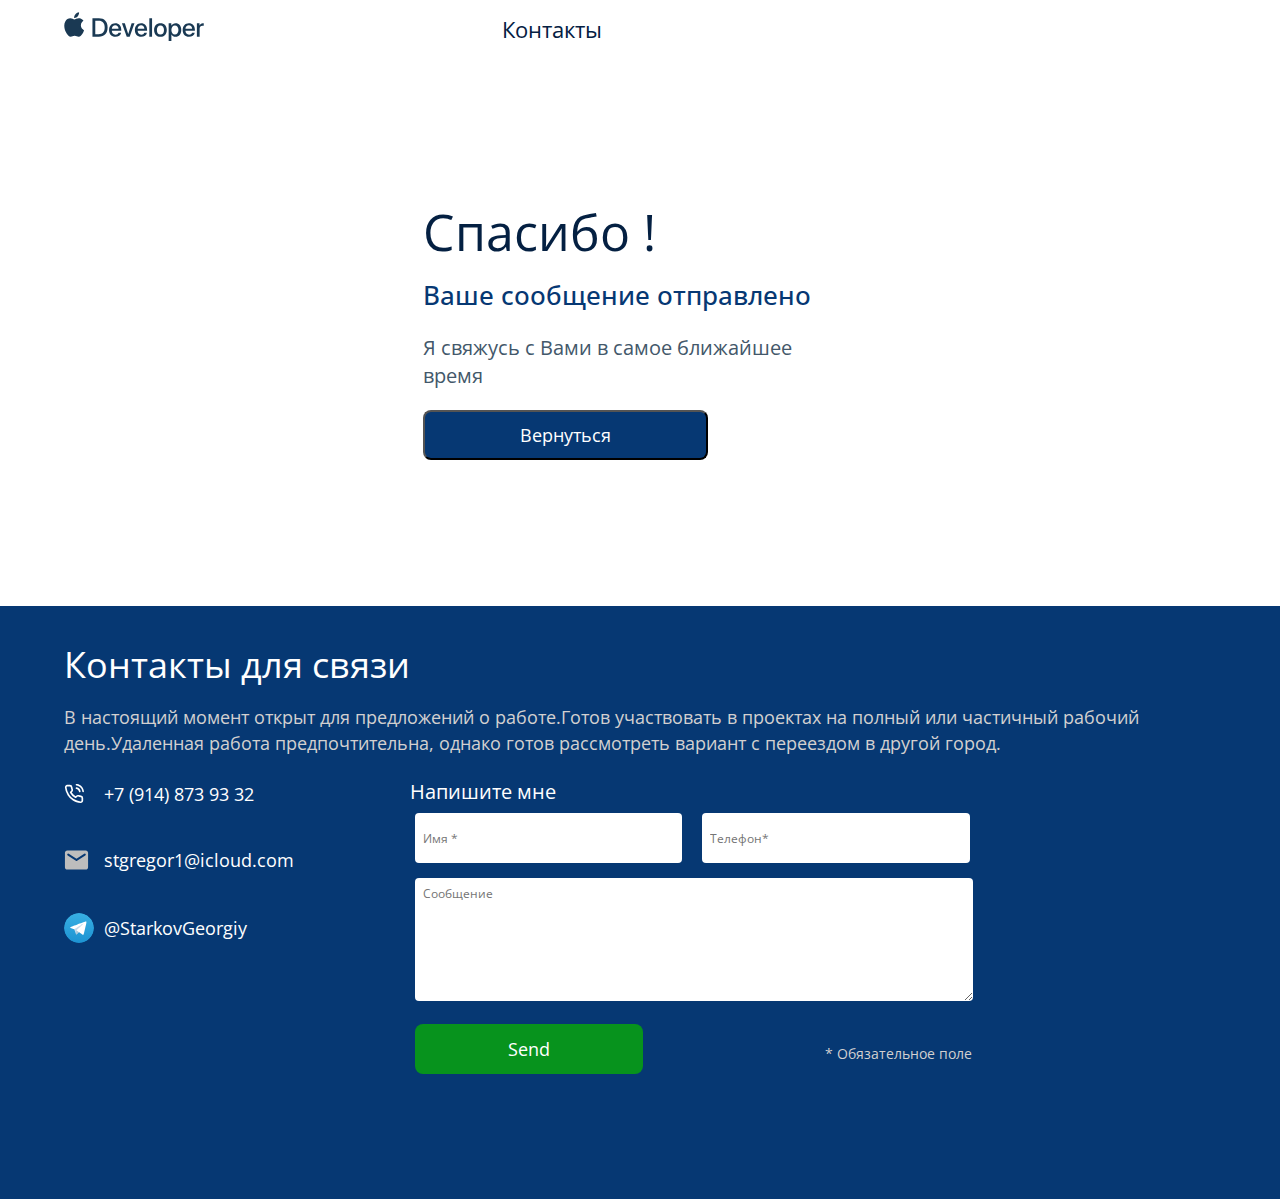
<file: thankyou.html>
<!DOCTYPE html>
<html lang="ru">
  <head>
    <meta charset="UTF-8" />
    <meta name="viewport" content="width=device-width, initial-scale=1.0" />
    <title>Starkov Gregor</title>
    <link rel="preconnect" href="https://fonts.gstatic.com" />
    <link
      href="https://fonts.googleapis.com/css2?family=Open+Sans:wght@400;600;700&display=swap"
      rel="stylesheet"
    />
    <link rel="stylesheet" href="css/swiper-bundle.min.css" />
    <link rel="stylesheet" href="css/style.css" />
    <link rel="shortcut icon" href="favicon.ico" type="image/x-icon" />
    <link rel="icon" href="favicon.ico" type="image/x-icon" />
    <link
      rel="stylesheet"
      href="https://maxcdn.bootstrapcdn.com/font-awesome/4.5.0/css/font-awesome.min.css"
    />
    <link
      href="https://fonts.googleapis.com/css?family=Merriweather:400,900,900i"
      rel="stylesheet"
    />
  </head>
  <body>
    <!-- Back to top button -->
    <a id="button"></a>
    <header id="header" class="header">
      <div class="container container-navbar container-navbar--thankyou">
        <div class="header-navbar">
          <a href="index.html" class="logo">
            <!--<img src="img/logo.svg" alt="Logo: mountains" class="header-logo" />-->
            <svg class="header-logo">
              <use xlink:href="img/icons.svg#apple-developer"></use>
            </svg>
          </a>
          <ul class="header-menu">
            <li class="header-menu__item">
              <a href="#footer" class="header-menu__link">Контакты</a>
            </li>
          </ul>
          <button class="menu-button">
            <span class="menu-button__line"></span>
            <span class="menu-button__line"></span>
            <span class="menu-button__line"></span>
          </button>
          <button class="menu-close hiden">
            <img
              src="img/close.svg"
              alt="Icon: close"
              class="menu-close-image"
            />
          </button>
        </div>
        <!-- /.header-navbar -->
        <div class="navbar-bottom">
          <div class="container-navbar container-navbar__bottom">
            <ul class="navbar-menu navbar-menu__bottom">
              <li class="navbar-menu__item navbar-menu__item--bottom">
                <a
                  href="#footer"
                  class="navbar-menu__link navbar-menu__link--bottom"
                  >Контакты</a
                >
              </li>
            </ul>
            <!-- /.navbar-menu -->
          </div>
          <!-- /.container -->
        </div>
        <!-- /.navbar-bottom -->
      </div>
    </header>
    <section class="main">
      <div class="container container-thankyou">
        <div class="thankyou">
          <div class="thankyou__text-block">
            <h1 class="thankyou-title">Спасибо !</h1>
            <p class="thankyou-subtitle">Ваше сообщение отправлено</p>
            <p class="thankyou-text">
              Я свяжусь с Вами в самое ближайшее время
            </p>
            <button
              class="thankyou-button"
              onclick="location.href='index.html';"
            >
              Вернуться
            </button>
          </div>
          <!-- /.header-main__text-block -->
        </div>
        <!-- /.header-main -->
      </div>
      <!-- /.container -->
    </section>
    <!-- /.main -->

    <section class="footer">
      <div class="container container-footer">
        <div class="footer-wrapper">
          <h2 class="footer-title">Контакты для связи</h2>
          <p class="footer-text">
            В настоящий момент открыт для предложений о работе.Готов участвовать
            в проектах на полный или частичный рабочий день.Удаленная работа
            предпочтительна, однако готов рассмотреть вариант с переездом в
            другой город.
          </p>
          <div class="footer-block">
            <div class="footer-contacts">
              <div class="footer-contacts-phone">
                <a
                  href="tel:89148739332"
                  class="footer-contacts-phone footer-contacts-phone__link"
                >
                  <img
                    src="img/phone-call.svg"
                    alt="Icon: phone-call"
                    class="footer-contacts-phone__link footer-contacts-phone__link--icon"
                  />
                  <span
                    class="footer-contacts-phone__link footer-contacts-phone__link--num"
                    >+7 (914) 873 93 32</span
                  >
                </a>
              </div>
              <!-- /.footer-contacts-phone -->
              <div class="footer-contacts-email">
                <a
                  href="mailto:stgregor1@icloud.com"
                  class="footer-contacts-email footer-contacts-email__link"
                >
                  <img
                    src="img/email.svg"
                    alt="Icon: email"
                    class="footer-contacts-email__link footer-contacts-email__link--icon"
                  />
                  <span
                    class="footer-contacts-email__link footer-contacts-email__link--email"
                    >stgregor1@icloud.com</span
                  >
                </a>
              </div>
              <!-- /.footer-contacts-email -->
              <div class="footer-contacts-telegram">
                <a
                  href="https://telegram.me/@StarkovGeorgiy"
                  class="footer-contacts-telegram footer-contacts-telegram__link"
                  target="_blank"
                >
                  <img
                    src="img/telegram_icon.svg"
                    alt="Icon: telegram"
                    class="footer-contacts-telegram__link footer-contacts-telegram__link--icon"
                  />
                  <span
                    class="footer-contacts-telegram__link footer-contacts-telegram__link--telegram"
                    >@StarkovGeorgiy</span
                  >
                </a>
              </div>
              <!-- /.footer-contacts-telegram -->
            </div>
            <!-- /.footer-contacts -->
            <div class="footer-form">
              <h3 class="footer-subtitle">Напишите мне</h3>
              <form action="send.php" method="POST" class="form footer__form">
                <div class="footer__input-group">
                  <input
                    type="text"
                    class="input footer__input"
                    placeholder="Имя *"
                    name="name"
                    required
                    minlength="2"
                  />
                </div>
                <!-- /.footer__input-group -->
                <div class="footer__input-group footer__input-group--phone">
                  <input
                    id="target"
                    type="tel"
                    class="input footer__input phoneInput"
                    placeholder="Телефон*"
                    name="phone"
                  />
                </div>
                <!-- /.footer__input-group -->
                <textarea
                  cols="30"
                  rows="10"
                  class="message footer__message"
                  placeholder="Сообщение"
                  name="message"
                ></textarea>
                <button class="button footer__button" type="submit">
                  Send
                </button>
                <span class="footer__info">* Обязательное поле</span>
              </form>
            </div>
            <!-- /.footer-form -->
          </div>
          <!-- /.footer-contacts-block -->
        </div>
      </div>
    </section>
    <!-- /.footer -->
    <script src="js/jquery-3.5.1.min.js"></script>
    <script src="js/bgscroll.js"></script>
    <script src="js/swiper-bundle.min.js"></script>
    <script src="js/jquery.validate.min.js"></script>
    <script src="js/jquery.mask.min.js"></script>
    <script src="js/main.js"></script>
  </body>
</html>
</file>
<file: css/style.css>
*{box-sizing:border-box}body{font-family:'Open Sans', sans-serif;background-color:#fff}.container{width:1408px}.container-main{width:90%;min-height:670px;margin:0 auto}.container-thankyou{width:90%;min-height:470px;margin:auto;display:flex;flex-direction:column;justify-content:flex-start}.container-navbar{max-width:90%;min-height:100px;display:flex;align-items:center;margin:0 auto 36px auto}.container-navbar--thankyou{height:100px}.container-navbar__bottom{display:none;height:100%;width:100%;padding-top:0;background-color:#063873}.container-skills{width:90%;min-height:470px;display:flex;flex-direction:column;justify-content:flex-start;align-items:flex-start;margin:0 auto;padding:70px 0}.container-skills::before{content:'';position:absolute;top:0;left:0;right:0;bottom:0;width:100%;height:100%;background-color:rgba(10,34,61,0.8);z-index:0}.container-training{width:90%;min-height:688px;display:flex;flex-direction:row;justify-content:flex-start;align-items:flex-start;margin:0 auto;padding:40px 0}.container-works{width:90%;min-height:380px;display:flex;flex-direction:column;justify-content:flex-start;align-items:flex-start;margin:0 auto;padding:40px 0}.container-works::before{content:'';position:absolute;top:0;left:0;right:0;bottom:0;width:100%;height:100%;background-color:rgba(10,34,61,0.8);z-index:0}.container-portfolio{width:90%;min-height:988px;display:flex;flex-direction:column;justify-content:flex-start;align-items:flex-start;margin:0 auto;padding:40px 0}.container-footer{width:90%;min-height:400px;display:flex;flex-direction:column;justify-content:flex-start;align-items:flex-start;margin:0 auto;padding:40px 0}.hiden{display:none !important}#button{display:inline-block;background-color:#FAAD13;width:50px;height:50px;text-align:center;border-radius:4px;position:fixed;bottom:30px;right:10%;transition:background-color .3s, opacity .5s, visibility .5s;opacity:0;visibility:hidden;z-index:1000}#button::after{content:"\f077";font-family:FontAwesome;font-weight:normal;font-style:normal;font-size:2em;line-height:50px;color:#fff}#button:hover{cursor:pointer;background-color:#333}#button:active{background-color:#555}#button.show{opacity:1;visibility:visible}.form{display:flex;align-items:center;justify-content:space-between;flex-wrap:wrap;padding:10px 1px 0 5px;margin-bottom:75px}.input{background-color:#fff;border-radius:4px;border:none;padding:0 8px;height:50px}.message{width:43%;background-color:#fff;border-radius:4px;padding:8px;border:none}.invalid{color:red;border-bottom:1px solid red}label.invalid{position:absolute;bottom:-12px;font-size:12px;line-height:12px;border-bottom:none}/*! normalize.css v8.0.1 | MIT License | github.com/necolas/normalize.css */html{line-height:1.15;-webkit-text-size-adjust:100%}body{margin:0}main{display:block}h1{font-size:2em;margin:0.67em 0}hr{box-sizing:content-box;height:0;overflow:visible}pre{font-family:monospace, monospace;font-size:1em}a{background-color:transparent}abbr[title]{border-bottom:none;text-decoration:underline;text-decoration:underline dotted}b,strong{font-weight:bolder}code,kbd,samp{font-family:monospace, monospace;font-size:1em}small{font-size:80%}sub,sup{font-size:75%;line-height:0;position:relative;vertical-align:baseline}sub{bottom:-0.25em}sup{top:-0.5em}img{border-style:none}button,input,optgroup,select,textarea{font-family:inherit;font-size:100%;line-height:1.15;margin:0}button,input{overflow:visible}button,select{text-transform:none}button,[type="button"],[type="reset"],[type="submit"]{-webkit-appearance:button}button::-moz-focus-inner,[type="button"]::-moz-focus-inner,[type="reset"]::-moz-focus-inner,[type="submit"]::-moz-focus-inner{border-style:none;padding:0}button:-moz-focusring,[type="button"]:-moz-focusring,[type="reset"]:-moz-focusring,[type="submit"]:-moz-focusring{outline:1px dotted ButtonText}fieldset{padding:0.35em 0.75em 0.625em}legend{box-sizing:border-box;color:inherit;display:table;max-width:100%;padding:0;white-space:normal}progress{vertical-align:baseline}textarea{overflow:auto}[type="checkbox"],[type="radio"]{box-sizing:border-box;padding:0}[type="number"]::-webkit-inner-spin-button,[type="number"]::-webkit-outer-spin-button{height:auto}[type="search"]{-webkit-appearance:textfield;outline-offset:-2px}[type="search"]::-webkit-search-decoration{-webkit-appearance:none}::-webkit-file-upload-button{-webkit-appearance:button;font:inherit}details{display:block}summary{display:list-item}template{display:none}[hidden]{display:none}.header-thankyou{height:100px}.header-logo{width:140px;height:40px;filter:brightness(0) saturate(100%) invert(19%) sepia(8%) saturate(3867%) hue-rotate(165deg) brightness(95%) contrast(93%)}.header-navbar{width:100%;min-height:80px;display:flex;justify-content:space-between;margin:0 0 42px 0;padding:0;align-items:center}.header-menu{width:65%;list-style-type:none;display:flex;justify-content:space-between;padding:0;margin:0;text-align:center}.header-menu__item{width:170px;min-height:44px;font-family:Open Sans, sans-serif;font-style:normal;font-weight:normal;font-size:22px;line-height:35px;display:flex;justify-content:center;align-items:center;text-align:center;cursor:pointer;color:#042042}.header-menu__item:hover{text-shadow:1px 1px 2px #FAFDFF,0 0 1em #43586A}.header-menu__link{color:#042042;text-decoration:none}.header-main{display:flex}.header-main__text-block{width:764px;min-height:465px;display:flex;flex-wrap:wrap;margin:0 80px 0 0;padding:0;align-items:flex-start;flex-direction:column;justify-content:center}.header-main__text-block--upper,.header-main__text-block--lower{display:none}.header-main-title{font-style:normal;font-weight:normal;font-size:50px;line-height:38px;color:#042042;margin:0 0 25px 0}.header-main-subtitle{font-style:normal;font-weight:500;font-size:26px;line-height:38px;color:#063873;margin:0}.header-main-text{font-style:normal;font-weight:normal;font-size:20px;line-height:28px;color:#43586A}.header-main-button{width:285px;min-height:50px;background-color:#063873;color:#ffffff;border-radius:8px;font-style:normal;font-weight:normal;font-size:18px;line-height:20px;display:flex;align-items:center;text-align:center;justify-content:center;outline:none;cursor:pointer}.header-main-button:hover{background-color:#3982c6}.header-main__photo{width:273px;height:465px;border-radius:8px}.navbar-top{min-width:100%;display:flex;justify-content:space-between;align-items:center}.navbar-menu{display:flex;align-items:center;justify-content:space-between;flex-direction:column;margin-top:15px}.navbar-menu__top{display:flex;flex-direction:row}.navbar-menu__bottom{margin:0;padding:0;min-width:60%}.navbar-menu__main{display:flex;list-style-type:none;align-items:center;justify-content:space-between;margin:0 13px 0 0;padding:0}.navbar-menu__item{margin-right:40px;max-width:fit-content;list-style-type:none}.navbar-menu__item--bottom{margin:0 0 26px 0}.navbar-menu__link{font-family:Open Sans;font-style:normal;font-weight:600;font-size:16px;line-height:22px;color:#063873;text-decoration:none;margin-right:40px;color:#fff}.navbar-menu__link--bottom{margin:0;padding:0}.navbar-exit{font-family:Open Sans;font-style:normal;font-weight:bold;font-size:16px;line-height:22px;color:#1565D8;border:2px solid #1565D8;padding:11px 20px;border-radius:8px;text-decoration:none;background:inherit;cursor:pointer;outline:none}.navbar-exit:hover{outline:none;color:#FAAD13;border:2px solid #FAAD13}.navbar-bottom{display:none}.navbar-bottom--visible{display:block;height:92%;position:fixed;top:71px;left:0;right:0;bottom:0;overflow:hidden}.menu-button{display:none}.menu-button__line{width:16px;height:1px;background-color:#333}.menu-close{display:none}.menu-close-image{filter:brightness(0) saturate(100%) invert(19%) sepia(8%) saturate(3867%) hue-rotate(165deg) brightness(95%) contrast(93%)}.thankyou{height:350px;margin:0 auto}.thankyou__text-block{width:90%;min-height:400px;display:flex;flex-wrap:wrap;margin:0;padding:0;align-items:flex-start;flex-direction:column;justify-content:center}.thankyou__text-block--upper,.thankyou__text-block--lower{display:none}.thankyou__text-block--thankyou{height:350px;margin:0 auto}.thankyou-title{font-style:normal;font-weight:normal;font-size:50px;line-height:38px;color:#042042;margin:0 0 25px 0}.thankyou-subtitle{font-style:normal;font-weight:500;font-size:26px;line-height:38px;color:#063873;margin:0}.thankyou-text{font-style:normal;font-weight:normal;font-size:20px;line-height:28px;color:#43586A}.thankyou-button{width:285px;min-height:50px;background-color:#063873;color:#ffffff;border-radius:8px;font-style:normal;font-weight:normal;font-size:18px;line-height:20px;display:flex;align-items:center;text-align:center;justify-content:center;outline:none;cursor:pointer}.thankyou-button:hover{background-color:#3982c6}.lang-block{width:5%;display:flex;justify-content:space-between}.lang-block-bottom{display:none}.lang-select{width:30px;height:30px}.lang-select-image{border-radius:50%;-webkit-transform:scale(0.9);-moz-transform:scale(0.9);-o-transform:scale(0.9);-webkit-transition-duration:0.5s;-moz-transition-duration:0.5s;-o-transition-duration:0.5s;opacity:0.7}.lang-select-image:hover{-webkit-transform:scale(1);-moz-transform:scale(1);-o-transform:scale(1);box-shadow:0px 0px 30px gray;-webkit-box-shadow:0px 0px 30px gray;-moz-box-shadow:0px 0px 30px gray;opacity:1}.lang-select-image:visited{-webkit-transform:scale(1);-moz-transform:scale(1);-o-transform:scale(1);opacity:1}.lang-select-image--pressed{-webkit-transform:scale(0.8);-moz-transform:scale(0.8);-o-transform:scale(0.8);box-shadow:none;-webkit-box-shadow:none;-moz-box-shadow:none;opacity:1}.skills{background-image:url("../img/background-1.jpg");background-repeat:no-repeat;background-size:cover;background-position:center;position:relative;z-index:1}.skills-wrapper{width:764px}.skills-title{font-style:normal;font-weight:normal;font-size:36px;line-height:38px;color:#FFFFFF;padding:0;margin:0 0 20px 0;z-index:100;position:relative}.skills-subtitle{font-style:normal;font-weight:normal;font-size:20px;line-height:22px;color:#FFFFFF;padding:0;margin:0 0 5px 0;z-index:100;position:relative}.skills-text{font-style:normal;font-weight:normal;font-size:18px;line-height:26px;color:#D2D0D0;padding:0;margin:0 0 15px 0;z-index:100;position:relative}.training-wrapper{flex-basis:55%;display:flex;flex-direction:column;align-items:flex-start}.training-title{font-style:normal;font-weight:normal;font-size:36px;line-height:38px;color:#042042;padding:0;margin:0 0 20px 0}.training-subtitle{font-style:normal;font-weight:normal;font-size:22px;line-height:22px;color:#063873;padding:0;margin:0 0 10px 0}.training-text{font-style:normal;font-weight:normal;font-size:18px;line-height:26px;color:#43586A;padding:0;margin:0 0 15px 0}.training-certificates{width:1000px;min-height:220px;padding:0;margin:0}.training-certificates-block{min-height:inherit;display:flex;flex-basis:35%;flex-direction:column;align-items:center;justify-content:flex-start}.training-certificate{width:50%;height:auto;padding:0;margin:0;cursor:pointer;-webkit-transform:scale(0.9);-moz-transform:scale(0.9);-o-transform:scale(0.9);-webkit-transition-duration:0.5s;-moz-transition-duration:0.5s;-o-transition-duration:0.5s;opacity:0.7}.training-certificate:hover{-webkit-transform:scale(1);-moz-transform:scale(1);-o-transform:scale(1);box-shadow:0px 0px 30px gray;-webkit-box-shadow:0px 0px 30px gray;-moz-box-shadow:0px 0px 30px gray;opacity:1}.training-certificate__modal{width:100%;height:auto;top:0;bottom:0;right:0;left:0;padding:0;margin:0;object-fit:contain;transform:none;opacity:1;box-shadow:none}.training-slider{height:140px;display:flex;flex-direction:row;justify-content:center;align-items:center}.swiper-container{width:100%;margin:0}.swiper-pagination{bottom:0;cursor:pointer}.swiper-pagination-bullets{width:47px;display:flex;justify-content:space-between}.swiper-pagination-bullet{width:5px;height:5px;background-color:#43586A}.swiper-pagination-bullet-active{background-color:#063873}.swiper-slide{display:flex;justify-content:center;min-width:100%;height:auto}.certificates-buttons{display:none}.certificates-buttons-block{width:80%;display:flex;justify-content:space-between}.certificates-buttons__image--left,.certificates-buttons__image--right{width:40px;height:40px;filter:brightness(0) saturate(100%) invert(19%) sepia(8%) saturate(3867%) hue-rotate(165deg) brightness(95%) contrast(93%);outline:none}.certificates-buttons__right,.certificates-buttons__left{display:flex;text-decoration:none}.certificates-buttons__right:focus,.certificates-buttons__left:focus{outline:none;border:none}.certificates-slider{width:662px;height:475px;position:absolute;margin:0 auto;margin-right:auto;display:flex}.certificates-slide{width:200px;min-height:auto}.works{background-image:url("../img/background-2.jpg");background-repeat:no-repeat;background-size:cover;background-position:center;position:relative;z-index:1}.works-wrapper{width:764px}.works-title{font-style:normal;font-weight:normal;font-size:36px;line-height:38px;color:#FFFFFF;padding:0;margin:0 0 20px 0;z-index:100;position:relative}.works-subtitle{font-style:normal;font-weight:normal;font-size:20px;line-height:22px;color:#FFFFFF;padding:0;margin:0 0 5px 0;z-index:100;position:relative}.works-text{font-style:normal;font-weight:normal;font-size:18px;line-height:26px;color:#D2D0D0;padding:0;margin:0 0 15px 0;z-index:100;position:relative}.portfolio-header{display:flex}.portfolio-header-menu{list-style-type:none;display:flex;margin:10px 0;padding:0}.portfolio-header-menu__item{text-align:center;display:block;width:200px;text-decoration:none;font-style:normal;font-weight:normal;font-size:20px;line-height:22px;color:#063873;padding:10px;margin:0;cursor:pointer;opacity:0.8}.portfolio-header-menu__item--active{font-size:22px;opacity:1;font-weight:700;border-bottom:1px solid #43586A}.portfolio-wrapper{width:100%;display:flex;flex-direction:column}.portfolio-title{font-style:normal;font-weight:normal;font-size:36px;line-height:38px;color:#042042;padding:0;margin:0 0 20px 0}.portfolio-subtitle{font-style:normal;font-weight:normal;font-size:22px;line-height:22px;color:#063873;padding:0;margin:0 0 10px 0}.portfolio-text{font-style:normal;font-weight:normal;font-size:18px;line-height:26px;color:#43586A;padding:0;margin:0 0 15px 0}.portfolio-certificates{width:1000px;min-height:220px;padding:0;margin:0}.portfolio-certificate{width:300px;min-height:220px;padding:0;margin:0;cursor:pointer}.portfolio-slider{width:470px;height:475px;position:absolute;margin:0 auto;margin-right:auto;margin-right:auto;display:flex}.portfolio-slide{width:100%;height:100%;position:relative;border-radius:8px;overflow:hidden}.portfolio-slata{display:flex;flex-direction:column;flex-basis:55%;justify-content:flex-start;align-items:flex-start}.portfolio-slata__link{margin:0;padding:0;text-decoration:none;font-style:normal;font-weight:normal;font-size:18px;line-height:26px;color:#43586A;padding:0;margin:0 0 15px 0}.portfolio-slata__link:hover{text-decoration:underline}.portfolio-slata-header{margin-bottom:20px}.portfolio-weather{display:flex;flex-direction:column;flex-basis:55%;justify-content:flex-start;align-items:flex-start}.portfolio-weather__link{margin:0;padding:0;text-decoration:none;font-style:normal;font-weight:normal;font-size:18px;line-height:26px;color:#43586A;padding:0;margin:0 0 15px 0}.portfolio-weather__link:hover{text-decoration:underline}.portfolio-weather-header{margin-bottom:20px}.portfolio-backpack{display:flex;flex-direction:column;flex-basis:55%;justify-content:flex-start;align-items:flex-start}.portfolio-backpack__link{margin:0;padding:0;text-decoration:none;font-style:normal;font-weight:normal;font-size:18px;line-height:26px;color:#43586A;padding:0;margin:0 0 15px 0}.portfolio-backpack__link:hover{text-decoration:underline}.portfolio-backpack-header{margin-bottom:20px}.portfolio-buttons-block{width:80%;display:flex;justify-content:space-between}.portfolio-buttons__image--left,.portfolio-buttons__image--right{width:40px;height:40px;filter:brightness(0) saturate(100%) invert(19%) sepia(8%) saturate(3867%) hue-rotate(165deg) brightness(95%) contrast(93%);outline:none}.portfolio-buttons__right,.portfolio-buttons__left{display:flex;text-decoration:none}.portfolio-buttons__right:focus,.portfolio-buttons__left:focus{outline:none;border:none}.portfolio-screen{width:130px;height:auto;margin-bottom:10px;cursor:pointer;-webkit-transform:scale(0.9);-moz-transform:scale(0.9);-o-transform:scale(0.9);-webkit-transition-duration:0.5s;-moz-transition-duration:0.5s;-o-transition-duration:0.5s;opacity:0.7}.portfolio-screen:hover{-webkit-transform:scale(1);-moz-transform:scale(1);-o-transform:scale(1);box-shadow:0px 0px 30px gray;-webkit-box-shadow:0px 0px 30px gray;-moz-box-shadow:0px 0px 30px gray;opacity:1}.portfolio-screen-modal{width:100%;object-fit:contain}.portfolio-screen__modal{height:100%;width:auto;position:absolute;top:0;bottom:0;right:0;left:0;padding:0;margin:0}.portfolio-screenshots{min-height:inherit;display:flex;flex-basis:40%;justify-content:center;align-items:center;margin-bottom:15px}.portfolio-screenshots__left,.portfolio-screenshots__right{display:flex;flex-direction:row;flex-basis:45%;align-items:center}.portfolio-cards{display:none}.portfolio-cards--visible{display:flex}.weather-slider{width:470px;height:475px;position:absolute;margin:0 auto;margin-right:auto;margin-right:auto;display:flex}.weather-buttons-block{width:80%;display:flex;justify-content:space-between}.weather-buttons__image--left,.weather-buttons__image--right{width:40px;height:40px;filter:brightness(0) saturate(100%) invert(19%) sepia(8%) saturate(3867%) hue-rotate(165deg) brightness(95%) contrast(93%);outline:none}.weather-buttons__right,.weather-buttons__left{display:flex;text-decoration:none}.weather-buttons__right:focus,.weather-buttons__left:focus{outline:none;border:none}.weather-screen{width:130px;height:auto;margin-bottom:10px;cursor:pointer;-webkit-transform:scale(0.9);-moz-transform:scale(0.9);-o-transform:scale(0.9);-webkit-transition-duration:0.5s;-moz-transition-duration:0.5s;-o-transition-duration:0.5s;opacity:0.7}.weather-screen:hover{-webkit-transform:scale(1);-moz-transform:scale(1);-o-transform:scale(1);box-shadow:0px 0px 30px gray;-webkit-box-shadow:0px 0px 30px gray;-moz-box-shadow:0px 0px 30px gray;opacity:1}.weather-screen-modal{width:100%;object-fit:contain}.weather-screen__modal{height:100%;width:auto;position:absolute;top:0;bottom:0;right:0;left:0;padding:0;margin:0}.backpack-slider{width:470px;height:475px;position:absolute;margin:0 auto;margin-right:auto;margin-right:auto;display:flex}.backpack-buttons-block{width:80%;display:flex;justify-content:space-between}.backpack-buttons__image--left,.backpack-buttons__image--right{width:40px;height:40px;filter:brightness(0) saturate(100%) invert(19%) sepia(8%) saturate(3867%) hue-rotate(165deg) brightness(95%) contrast(93%);outline:none}.backpack-buttons__right,.backpack-buttons__left{display:flex;text-decoration:none}.backpack-buttons__right:focus,.backpack-buttons__left:focus{outline:none;border:none}.backpack-screen{width:130px;height:auto;margin-bottom:10px;cursor:pointer;-webkit-transform:scale(0.9);-moz-transform:scale(0.9);-o-transform:scale(0.9);-webkit-transition-duration:0.5s;-moz-transition-duration:0.5s;-o-transition-duration:0.5s;opacity:0.7}.backpack-screen:hover{-webkit-transform:scale(1);-moz-transform:scale(1);-o-transform:scale(1);box-shadow:0px 0px 30px gray;-webkit-box-shadow:0px 0px 30px gray;-moz-box-shadow:0px 0px 30px gray;opacity:1}.backpack-screen-modal{width:100%;object-fit:contain}.backpack-screen__modal{height:100%;width:auto;position:absolute;top:0;bottom:0;right:0;left:0;padding:0;margin:0}.footer{background:#063873;position:relative;z-index:1}.footer-wrapper{width:100%}.footer-title{font-style:normal;font-weight:normal;font-size:36px;line-height:38px;color:#FFFFFF;padding:0;margin:0 0 20px 0;z-index:100;position:relative}.footer-subtitle{font-style:normal;font-weight:normal;font-size:20px;line-height:22px;color:#FFFFFF;padding:0;margin:0 0 0px 0;z-index:100;position:relative}.footer-text{font-style:normal;font-weight:normal;font-size:18px;line-height:26px;color:#D2D0D0;padding:0;margin:0 0 25px 0;z-index:100;position:relative}.footer__info{font-style:normal;font-weight:normal;font-size:14px;line-height:26px;color:#D2D0D0;padding:0;margin:0 13px}.footer-block{display:flex;flex-direction:row;justify-content:start;align-items:flex-start}.footer-contacts{min-height:162px;display:flex;flex-direction:column;flex-basis:30%;justify-content:space-between}.footer-contacts-phone{display:flex;flex-direction:row;justify-content:start;align-items:center;text-decoration:none;font-style:normal;font-weight:normal;font-size:18px;line-height:26px;color:#FFFFFF;padding:0;margin:0 0 10px 0;z-index:100;position:relative}.footer-contacts-phone__link--icon{width:20px;height:20px;margin:0 20px 0 0}.footer-contacts-email{display:flex;flex-direction:row;justify-content:start;align-items:center;text-decoration:none;font-style:normal;font-weight:normal;font-size:18px;line-height:26px;color:#FFFFFF;padding:0;margin:0 0 10px 0;z-index:100;position:relative}.footer-contacts-email__link--icon{width:25px;height:20px;margin:0 15px 0 0}.footer-contacts-telegram{display:flex;flex-direction:row;justify-content:start;align-items:center;text-decoration:none;font-style:normal;font-weight:normal;font-size:18px;line-height:26px;color:#FFFFFF;padding:0;margin:0;z-index:100;position:relative}.footer-contacts-telegram__link--icon{width:30px;height:30px;margin:0 10px 0 0}.footer__title{font-style:normal;font-weight:bold;font-size:18px;line-height:23px;margin:0 43px 16px 0;text-transform:uppercase}.footer-form{height:100%;display:flex;flex-basis:50%;flex-direction:column;flex-wrap:wrap}.footer__input{width:100%;font-style:normal;font-weight:normal;font-size:12px;line-height:15px;color:#063873}.footer__input:active{outline:none}.footer__input:focus{outline:none}.footer__input-group{flex-basis:47%;position:relative;display:flex;margin-bottom:15px}.footer__input-group--phone{display:flex;align-items:flex-end;margin-right:15px}.footer__message{flex-basis:98%;max-height:123px;margin-bottom:23px;font-style:normal;font-weight:normal;font-size:12px;line-height:15px;color:#063873}.footer__button{width:40%;min-height:50px;background-color:#07931D;color:#ffffff;border-radius:8px;font-style:normal;font-weight:normal;font-size:18px;line-height:20px;display:flex;align-items:center;text-align:center;justify-content:center;outline:none;border:none;cursor:pointer;margin-bottom:10px}.footer__button:hover{background-color:#35B048}.phone__icone{width:20px;height:20px;margin:0 20px 0 0}.email__icone{width:25px;height:20px;margin:0 15px 0 0}.telegram__icone{width:30px;height:30px;margin:0 10px 0 0}.modal-certificate__overlay{position:fixed;top:0;left:0;bottom:0;right:0;background-color:rgba(0,143,223,0.39);z-index:100;visibility:hidden;opacity:0;transition:opacity 0.2s}.modal-certificate__overlay--visible{visibility:visible;opacity:1;z-index:101}.modal-certificate__dialog{position:fixed;top:50%;left:50%;transform:translate(-50%, -50%);color:#fff;border-radius:8px;z-index:101;visibility:hidden;opacity:0;transition:opacity 0.2s}.modal-certificate__dialog--visible{min-width:100%;min-height:80%;position:fixed;visibility:visible;opacity:1;z-index:101;display:flex;justify-content:center;align-items:center}.modal__close{position:absolute;top:17px;right:18px;text-decoration:none;cursor:pointer}.modal__button{margin-top:15px}.modal__button:active{outline:none}.modal__button:focus{outline:none}.modal-portfolio__overlay{position:fixed;top:0;left:0;bottom:0;right:0;background-color:rgba(0,143,223,0.39);z-index:100;visibility:hidden;opacity:0;transition:opacity 0.2s}.modal-portfolio__overlay--visible{visibility:visible;opacity:1;z-index:101}.modal-portfolio__dialog{position:fixed;top:50%;left:50%;transform:translate(-50%, -50%);color:#fff;border-radius:8px;z-index:101;visibility:hidden;opacity:0;transition:opacity 0.2s}.modal-portfolio__dialog--visible{min-width:100%;min-height:80%;position:fixed;visibility:visible;opacity:1;z-index:101;display:flex;justify-content:center;align-items:center}.modal-weather__overlay{position:fixed;top:0;left:0;bottom:0;right:0;background-color:rgba(0,143,223,0.39);z-index:100;visibility:hidden;opacity:0;transition:opacity 0.2s}.modal-weather__overlay--visible{visibility:visible;opacity:1;z-index:101}.modal-weather__dialog{position:fixed;top:50%;left:50%;transform:translate(-50%, -50%);color:#fff;border-radius:8px;z-index:101;visibility:hidden;opacity:0;transition:opacity 0.2s}.modal-weather__dialog--visible{min-width:100%;min-height:80%;position:fixed;visibility:visible;opacity:1;z-index:101;display:flex;justify-content:center;align-items:center}.modal-backpack__overlay{position:fixed;top:0;left:0;bottom:0;right:0;background-color:rgba(0,143,223,0.39);z-index:100;visibility:hidden;opacity:0;transition:opacity 0.2s}.modal-backpack__overlay--visible{visibility:visible;opacity:1;z-index:101}.modal-backpack__dialog{position:fixed;top:50%;left:50%;transform:translate(-50%, -50%);color:#fff;border-radius:8px;z-index:101;visibility:hidden;opacity:0;transition:opacity 0.2s}.modal-backpack__dialog--visible{min-width:100%;min-height:80%;position:fixed;visibility:visible;opacity:1;z-index:101;display:flex;justify-content:center;align-items:center}.menu-close{position:absolute;top:17px;right:18px;text-decoration:none;cursor:pointer;display:flex;width:25px;height:25px;border-radius:50%;padding:0;align-items:center;padding:5px;flex-direction:column;border:none;background-color:#fff;cursor:pointer;outline:none}.menu-close--visible{display:flex;visibility:visible;opacity:1;z-index:102}.menu-close-certificate{position:absolute;top:17px;right:18px;text-decoration:none;cursor:pointer;display:flex;width:25px;height:25px;border-radius:50%;padding:0;align-items:center;padding:5px;flex-direction:column;border:none;background-color:inherit;cursor:pointer;outline:none}.menu-close-certificate--visible{display:flex;visibility:visible;opacity:1;z-index:102}.menu-close-portfolio{position:absolute;top:17px;right:18px;text-decoration:none;cursor:pointer;display:flex;width:25px;height:25px;border-radius:50%;padding:0;align-items:center;padding:5px;flex-direction:column;border:none;background-color:inherit;cursor:pointer;outline:none}.menu-close-portfolio--visible{display:flex;visibility:visible;opacity:1;z-index:102}.menu-close-weather{position:absolute;top:17px;right:18px;text-decoration:none;cursor:pointer;display:flex;width:25px;height:25px;border-radius:50%;padding:0;align-items:center;padding:5px;flex-direction:column;border:none;background-color:inherit;cursor:pointer;outline:none}.menu-close-weather--visible{display:flex;visibility:visible;opacity:1;z-index:102}.menu-close-backpack{position:absolute;top:0;right:18px;text-decoration:none;cursor:pointer;display:flex;width:25px;height:25px;border-radius:50%;padding:0;align-items:center;padding:5px;flex-direction:column;border:none;background-color:inherit;cursor:pointer;outline:none}.menu-close-backpack--visible{display:flex;visibility:visible;opacity:1;z-index:102}@media (max-width: 1200px){.header-menu{width:65%}.header-menu__item{font-size:18px}.footer-form{flex-basis:69%}}@media (max-width: 992px){.header-menu{width:75%}.header-menu__item{font-size:16px}.header-logo{width:120px;height:25px}.footer__input-group{margin-bottom:15px}.footer__input-group--phone{margin-right:10px}.footer__button{width:40%}.portfolio-wrapper{width:90%}.portfolio-slider{height:600px}.portfolio-screen{width:100px}.portfolio-screen:hover{transform:none;opacity:1;box-shadow:none}.portfolio-buttons-block{width:98%}.weather-wrapper{width:90%}.weather-slider{height:600px}.weather-screen{width:85%;transform:none;opacity:1;box-shadow:none}.weather-screen:hover{transform:none;opacity:1;box-shadow:none}.weather-buttons-block{width:98%}.backpack-wrapper{width:90%}.backpack-slider{height:600px}.backpack-screen{width:85%;transform:none;opacity:1;box-shadow:none}.backpack-screen:hover{transform:none;opacity:1;box-shadow:none}.backpack-buttons-block{width:98%}label.invalid{font-size:10px}.certificates-buttons-block{width:98%}.training-certificate{transform:none;opacity:1;box-shadow:none}.training-certificate:hover{transform:none;opacity:1;box-shadow:none}}@media (max-width: 768px){.container-training{flex-direction:column}.container-navbar{display:flex;align-items:center;min-height:64px;margin:8px auto 0;max-width:84%}.container-navbar__bottom{padding-top:0px;margin-bottom:0;height:100vh;width:100%;min-height:100%;min-width:100%;display:flex;align-items:flex-start;justify-content:center;padding-top:22px;background-color:#183B56}.container-portfolio{padding:77px 0}.container-thankyou{justify-content:center}.header{position:fixed;top:0;right:0;left:0;z-index:99;background-color:#fff}.header-navbar{position:fixed;top:0;right:0;left:0;z-index:99;background-color:#fff;padding:0 5%}.header-menu{display:none}.header-menu__link{color:#FFFFFF}.header-main{margin:180px auto;display:flex}.header-main--thankyou{height:350px;margin:0 auto}.header-main-title{font-size:40px;line-height:42px}.header-main-subtitle{font-size:24px;line-height:32px}.header-main__text-block{flex-basis:50%;margin:0 10px 0 0}.header-main-text{font-size:18px;line-height:24px}.navbar{position:fixed;top:0;right:0;left:0;z-index:99;background-color:#fff}.navbar-menu__item{margin-bottom:26px}.menu-button{display:flex;width:16px;height:11px;padding:0;align-items:center;justify-content:space-between;flex-direction:column;border:none;background-color:#fff;cursor:pointer;outline:none}.menu-close{display:flex;width:24px;height:16px;padding:0;align-items:center;justify-content:space-between;flex-direction:column;border:none;background-color:#fff;cursor:pointer;outline:none}.skills-wrapper{width:100%}.skills-title{font-size:32px}.skills-text{font-size:14px;line-height:20px}.training-wrapper{width:100%}.training-certificate--1,.training-certificate--2,.training-certificate--3{width:30%}.training-certificates-block{min-height:auto;flex-direction:row;justify-content:center}.training-title{font-size:32px}.training-text{font-size:14px;line-height:20px}.works-wrapper{width:100%}.works-title{font-size:32px}.works-text{font-size:14px;line-height:20px}.portfolio-header-menu__item{font-size:16px}.portfolio-header-menu__item--active{font-size:16px;font-weight:600}.portfolio-wrapper{width:100%;flex-direction:column}.portfolio-screen{height:auto}.portfolio-title{font-size:32px}.portfolio-text{font-size:14px;line-height:20px}.portfolio-slider{margin:0 auto}.portfolio-buttons-block{width:95%}.portfolio-buttons__image--right,.portfolio-buttons__image--left{width:25px;height:25px}.portfolio-slata__link{font-size:16px}.portfolio-weather__link,.portfolio-backpack__link{font-size:16px}.weather-wrapper{width:100%;flex-direction:column}.weather-screen{height:auto;width:80%}.weather-title{font-size:32px}.weather-text{font-size:14px;line-height:20px}.weather-slider{margin:0 auto}.weather-buttons-block{width:95%}.weather-buttons__image--right,.weather-buttons__image--left{width:25px;height:25px}.backpack-wrapper{width:100%;flex-direction:column}.backpack-screen{height:auto;width:80%}.backpack-title{font-size:32px}.backpack-text{font-size:14px;line-height:20px}.backpack-slider{margin:0 auto}.backpack-buttons-block{width:95%}.backpack-buttons__image--right,.backpack-buttons__image--left{width:25px;height:25px}.footer-title{font-size:32px}.footer-subtitle{font-size:16px;line-height:20px}.footer-text{font-size:14px;line-height:20px}.footer-contacts{flex-basis:32%}.footer-contacts-email{font-size:16px}.footer-contacts-email__link--email{font-size:14px;line-height:20px}.footer-contacts-email__link--icon{margin:0 10px 0 0}.footer-contacts-phone{font-size:16px}.footer-contacts-phone__link--num{font-size:14px;line-height:20px}.footer-contacts-phone__link--icon{margin:0 15px 0 0}.footer-contacts-telegram{font-size:16px}.footer-contacts-telegram__link--telegram{font-size:14px;line-height:20px}.footer-contacts-telegram__link--icon{margin:0 5px 0 0}.footer__input-group{flex-basis:48%}.footer__input-group--phone{margin-right:0}.footer__message{flex-basis:100%}.footer__button{font-size:16px;line-height:20px}.certificates-slider{width:500px;min-height:370px;height:auto}.certificates-buttons-block{width:95%}.certificates-buttons__image--right,.certificates-buttons__image--left{width:25px;height:25px}.lang-block{display:none}.lang-block-bottom{display:flex}}@media (max-width: 650px){.header-main{display:flex;flex-direction:column;margin:100px auto}.header-main__text-block{display:none}.header-main__text-block--upper,.header-main__text-block--lower{display:flex;min-height:150px;width:100%;margin:0 0 20px 0;align-items:center;text-align:center}.header-main__photo{margin:0 auto}.portfolio-header-menu__item{width:130px}.portfolio-slider{height:550px}.portfolio-screen{width:65px}.portfolio-screenshots{flex-wrap:wrap}.weather-slider{height:550px}.backpack-slider{height:550px}.footer-block{flex-direction:column}.footer-form{margin-top:20px}}@media (max-width: 450px){.footer__input-group{flex-basis:100%}}@media (max-width: 576px){.certificates-slider{width:400px;min-height:300px}.certificates-buttons-block{top:250px;width:98%}.certificates-buttons__image--right,.certificates-buttons__image--left{width:18px;height:18px}.thankyou{height:350px;margin:0 auto}.thankyou__text-block{width:100%;min-height:400px;display:flex;flex-wrap:wrap;margin:0;padding:0;align-items:flex-start;flex-direction:column;justify-content:center}.thankyou__text-block--upper,.thankyou__text-block--lower{display:none}.thankyou__text-block--thankyou{height:350px;margin:0 auto}.thankyou-title{font-style:normal;font-weight:normal;font-size:30px;line-height:32px;color:#042042;margin:0 0 25px 0}.thankyou-subtitle{font-style:normal;font-weight:500;font-size:20px;line-height:22px;color:#063873;margin:0}.thankyou-text{font-style:normal;font-weight:normal;font-size:16px;line-height:18px;color:#43586A}.thankyou-button{width:185px;min-height:50px;background-color:#063873;color:#ffffff;border-radius:8px;font-style:normal;font-weight:normal;font-size:18px;line-height:20px;display:flex;align-items:center;text-align:center;justify-content:center;outline:none;cursor:pointer}.thankyou-button:hover{background-color:#3982c6}}@media (min-width: 320px) and (max-width: 450px){.certificates-slider{width:280px;min-height:200px}.skills-title{font-size:30px;line-height:32px}.training-title{font-size:30px;line-height:32px}.works-title{font-size:30px;line-height:32px}.portfolio-title{font-size:30px;line-height:32px}.portfolio-slider{width:270px}.portfolio-slider-buttons-block{width:98%}.portfolio-buttons__image--right,.portfolio-buttons__image--left{width:20px;height:20px}.weather-title{font-size:30px;line-height:32px}.weather-slider{width:270px}.weather-slider-buttons-block{width:98%}.weather-buttons__image--right,.weather-buttons__image--left{width:20px;height:20px}.backpack-title{font-size:30px;line-height:32px}.backpack-slider{width:270px}.backpack-slider-buttons-block{width:98%}.backpack-buttons__image--right,.backpack-buttons__image--left{width:20px;height:20px}.footer-title{font-size:30px;line-height:32px}.swiper-slide{justify-content:flex-start}}@media (max-width: 400px){.portfolio-header-menu__item{font-size:12px;padding:5px;width:95px}.portfolio-header-menu__item--active{font-size:13px;font-weight:600}}@media (max-width: 320px){.certificates-slider{width:260px;min-height:180px}}@media only screen and (max-device-height: 750px) and (orientation: landscape){.certificates-slider{width:350px;height:auto}.portfolio-slider{height:300px;width:300px}.portfolio-buttons__image--right,.portfolio-buttons__image--left{width:20px;height:20px}.weather-slider{height:300px;width:300px}.weather-buttons__image--right,.weather-buttons__image--left{width:20px;height:20px}.backpack-slider{height:300px;width:300px}.backpack-buttons__image--right,.backpack-buttons__image--left{width:20px;height:20px}.modal-certificate__dialog--visible{min-width:80%;min-height:90%}}
/*# sourceMappingURL=style.css.map */
</file>
